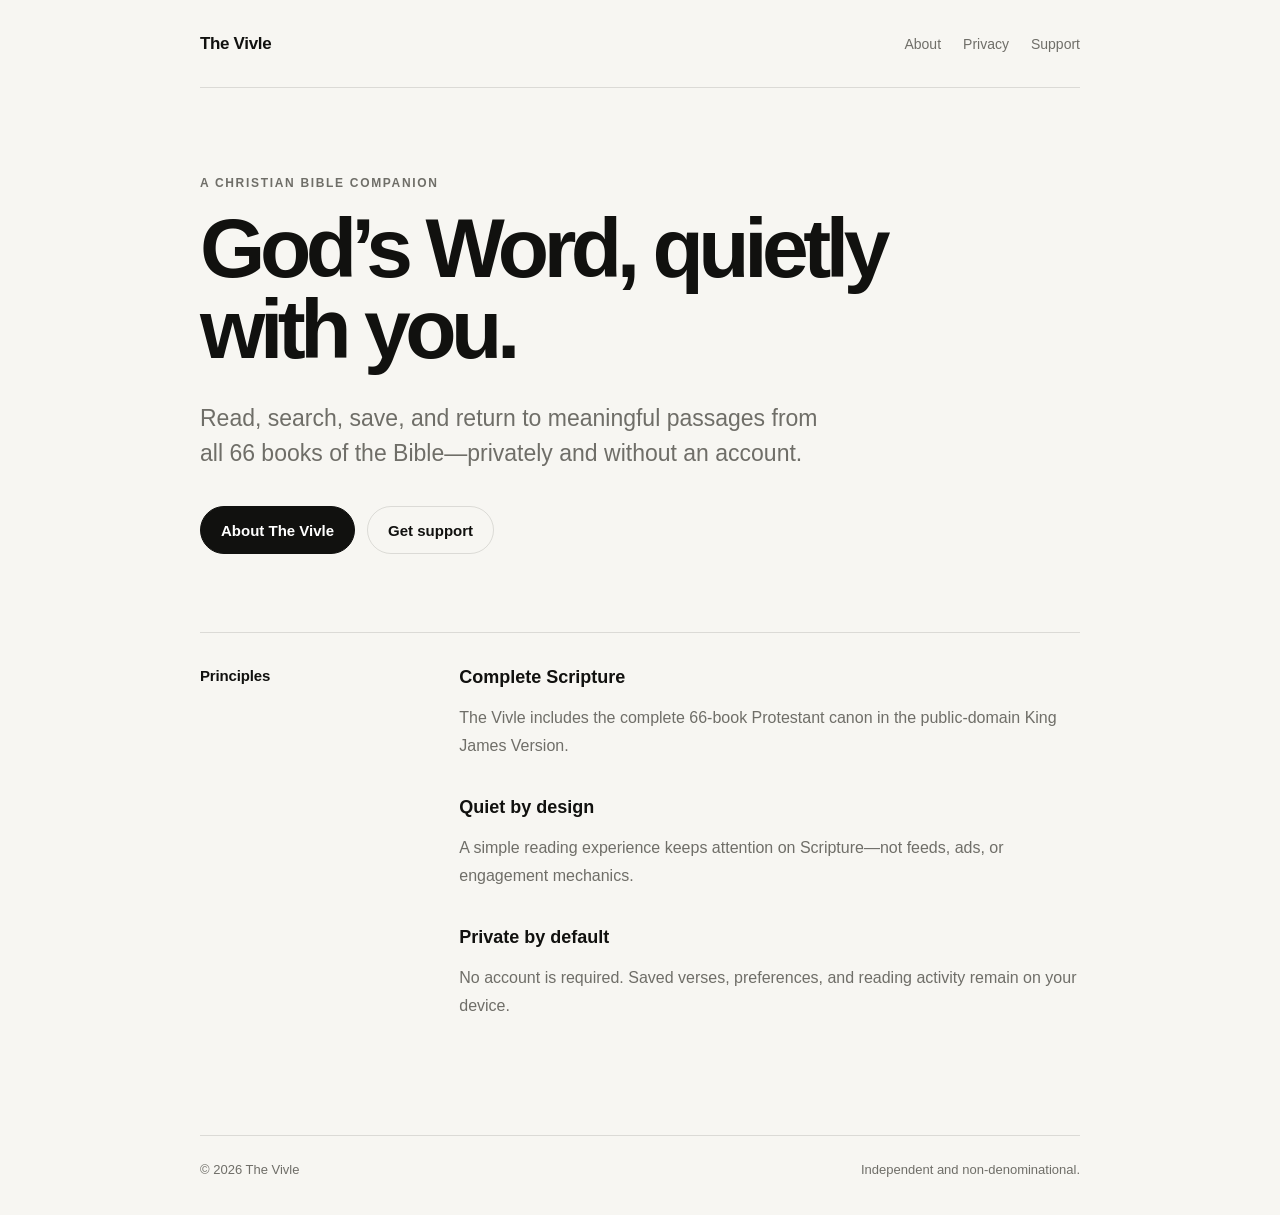
<file: docs/index.html>
<!doctype html>
<html lang="en">
<head>
  <meta charset="utf-8">
  <meta name="viewport" content="width=device-width, initial-scale=1">
  <meta name="description" content="The Vivle is a quiet Christian Bible companion for daily reading and reflection.">
  <title>The Vivle</title>
  <link rel="stylesheet" href="styles.css">
</head>
<body>
  <div class="shell">
    <header>
      <a class="brand" href="index.html">The Vivle</a>
      <nav aria-label="Primary">
        <a href="about.html">About</a>
        <a href="privacy.html">Privacy</a>
        <a href="support.html">Support</a>
      </nav>
    </header>
    <main>
      <p class="eyebrow">A Christian Bible companion</p>
      <h1>God’s Word, quietly with you.</h1>
      <p class="lead">Read, search, save, and return to meaningful passages from all 66 books of the Bible—privately and without an account.</p>
      <div class="actions">
        <a class="button primary" href="about.html">About The Vivle</a>
        <a class="button" href="support.html">Get support</a>
      </div>
      <section class="content" aria-labelledby="principles-title">
        <h2 id="principles-title">Principles</h2>
        <div class="prose">
          <h3>Complete Scripture</h3>
          <p>The Vivle includes the complete 66-book Protestant canon in the public-domain King James Version.</p>
          <h3>Quiet by design</h3>
          <p>A simple reading experience keeps attention on Scripture—not feeds, ads, or engagement mechanics.</p>
          <h3>Private by default</h3>
          <p>No account is required. Saved verses, preferences, and reading activity remain on your device.</p>
        </div>
      </section>
    </main>
    <footer>
      <span>© 2026 The Vivle</span>
      <span>Independent and non-denominational.</span>
    </footer>
  </div>
</body>
</html>
</file>
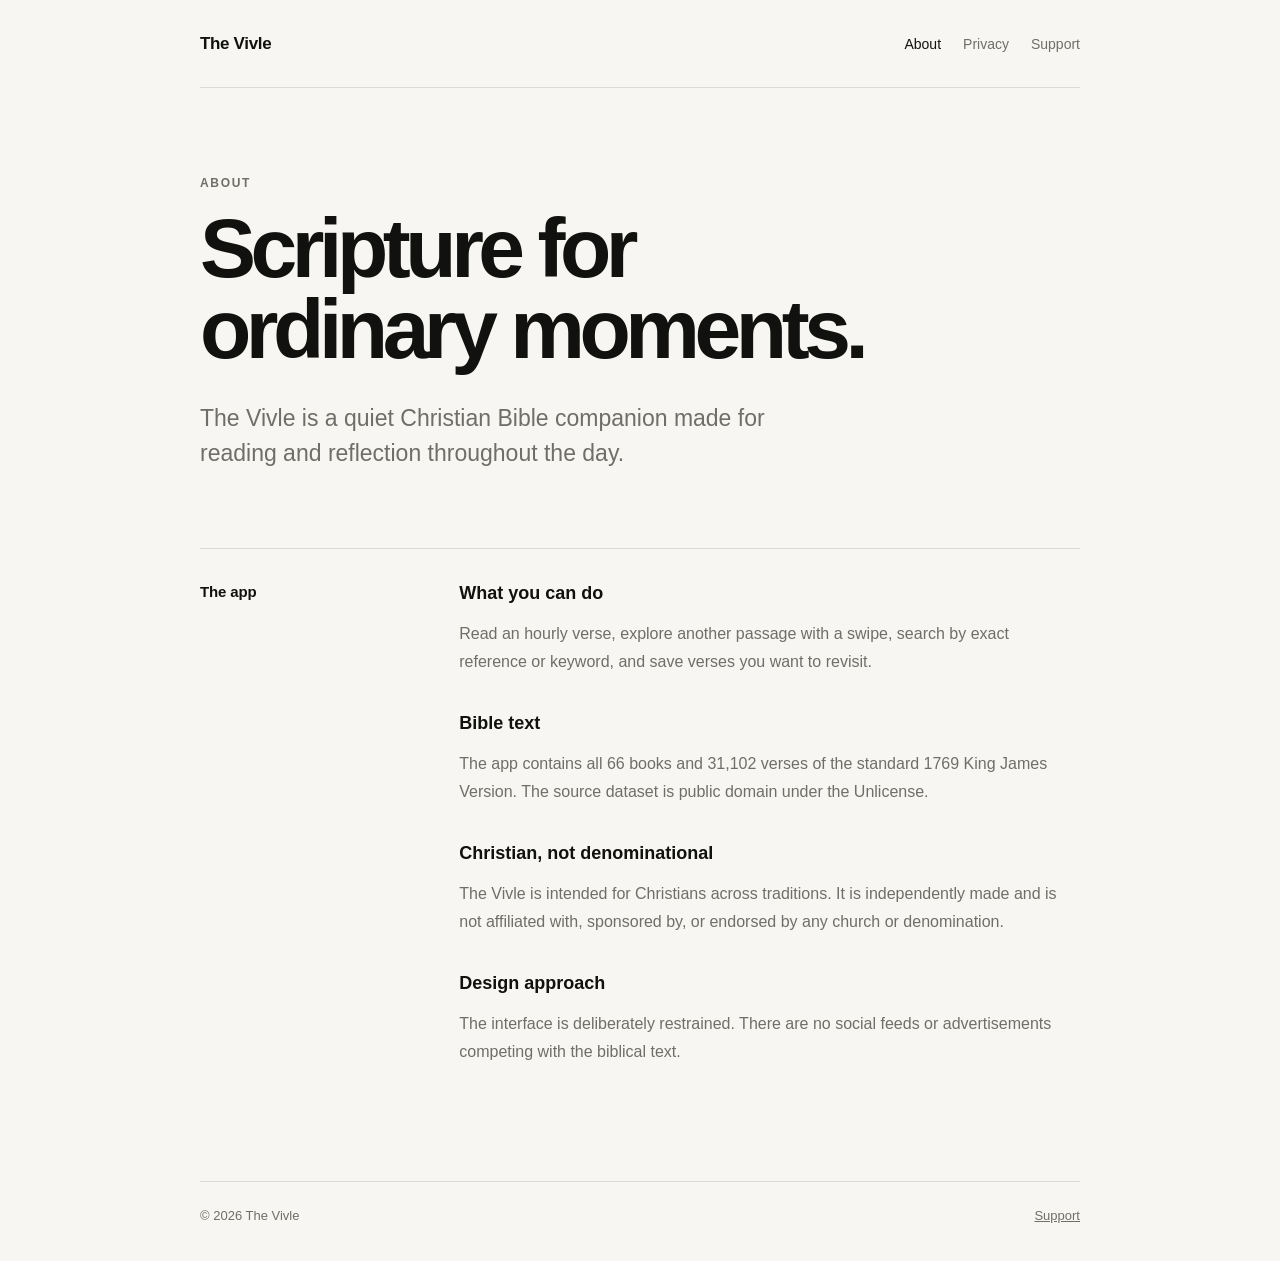
<file: docs/about.html>
<!doctype html>
<html lang="en">
<head>
  <meta charset="utf-8">
  <meta name="viewport" content="width=device-width, initial-scale=1">
  <meta name="description" content="About The Vivle Christian Bible app.">
  <title>About — The Vivle</title>
  <link rel="stylesheet" href="styles.css">
</head>
<body>
  <div class="shell">
    <header>
      <a class="brand" href="index.html">The Vivle</a>
      <nav aria-label="Primary">
        <a href="about.html" aria-current="page">About</a>
        <a href="privacy.html">Privacy</a>
        <a href="support.html">Support</a>
      </nav>
    </header>
    <main>
      <p class="eyebrow">About</p>
      <h1>Scripture for ordinary moments.</h1>
      <p class="lead">The Vivle is a quiet Christian Bible companion made for reading and reflection throughout the day.</p>
      <section class="content" aria-labelledby="about-title">
        <h2 id="about-title">The app</h2>
        <div class="prose">
          <h3>What you can do</h3>
          <p>Read an hourly verse, explore another passage with a swipe, search by exact reference or keyword, and save verses you want to revisit.</p>
          <h3>Bible text</h3>
          <p>The app contains all 66 books and 31,102 verses of the standard 1769 King James Version. The source dataset is public domain under the Unlicense.</p>
          <h3>Christian, not denominational</h3>
          <p>The Vivle is intended for Christians across traditions. It is independently made and is not affiliated with, sponsored by, or endorsed by any church or denomination.</p>
          <h3>Design approach</h3>
          <p>The interface is deliberately restrained. There are no social feeds or advertisements competing with the biblical text.</p>
        </div>
      </section>
    </main>
    <footer>
      <span>© 2026 The Vivle</span>
      <a href="support.html">Support</a>
    </footer>
  </div>
</body>
</html>
</file>
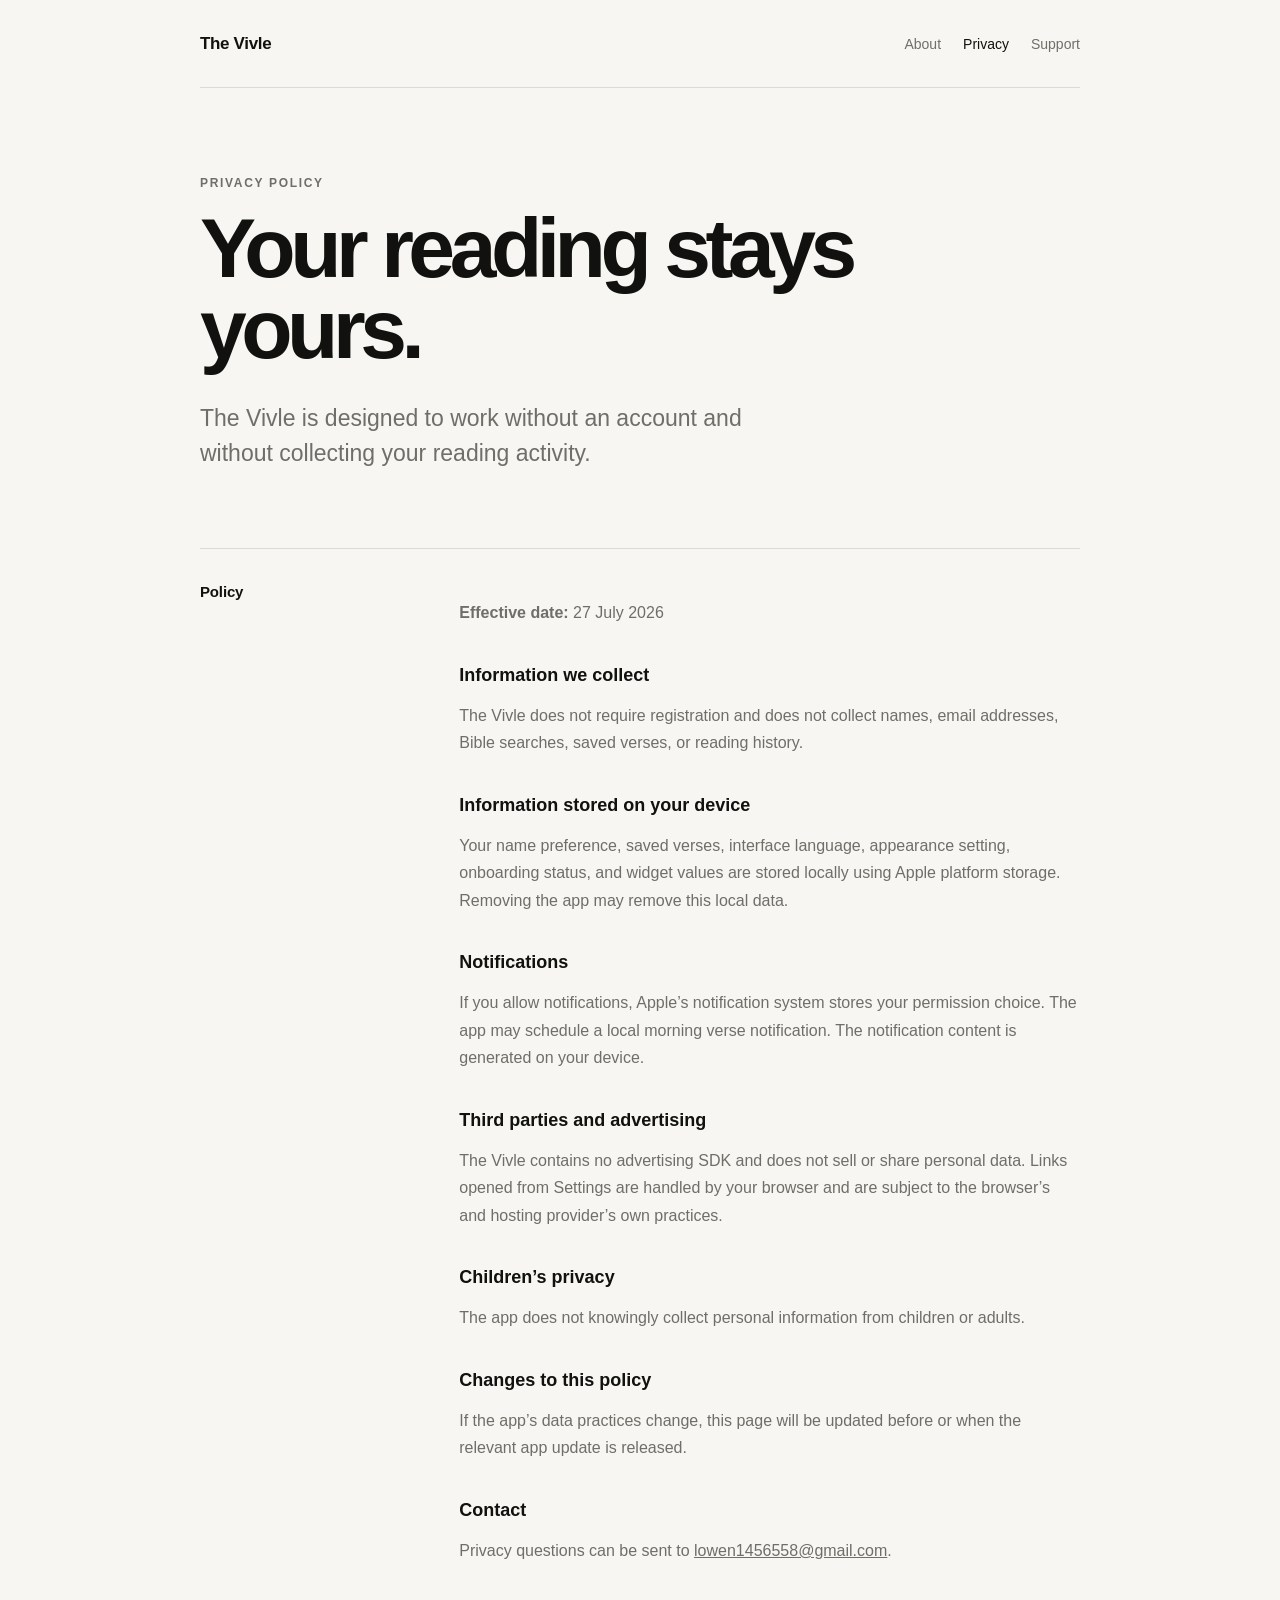
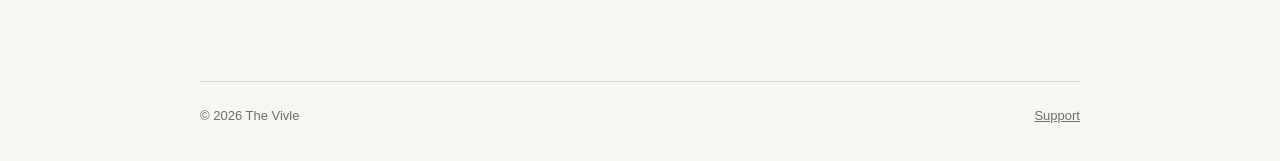
<file: docs/privacy.html>
<!doctype html>
<html lang="en">
<head>
  <meta charset="utf-8">
  <meta name="viewport" content="width=device-width, initial-scale=1">
  <meta name="description" content="Privacy policy for The Vivle.">
  <title>Privacy — The Vivle</title>
  <link rel="stylesheet" href="styles.css">
</head>
<body>
  <div class="shell">
    <header>
      <a class="brand" href="index.html">The Vivle</a>
      <nav aria-label="Primary">
        <a href="about.html">About</a>
        <a href="privacy.html" aria-current="page">Privacy</a>
        <a href="support.html">Support</a>
      </nav>
    </header>
    <main>
      <p class="eyebrow">Privacy policy</p>
      <h1>Your reading stays yours.</h1>
      <p class="lead">The Vivle is designed to work without an account and without collecting your reading activity.</p>
      <section class="content" aria-labelledby="privacy-title">
        <h2 id="privacy-title">Policy</h2>
        <div class="prose">
          <p><strong>Effective date:</strong> 27 July 2026</p>
          <h3>Information we collect</h3>
          <p>The Vivle does not require registration and does not collect names, email addresses, Bible searches, saved verses, or reading history.</p>
          <h3>Information stored on your device</h3>
          <p>Your name preference, saved verses, interface language, appearance setting, onboarding status, and widget values are stored locally using Apple platform storage. Removing the app may remove this local data.</p>
          <h3>Notifications</h3>
          <p>If you allow notifications, Apple’s notification system stores your permission choice. The app may schedule a local morning verse notification. The notification content is generated on your device.</p>
          <h3>Third parties and advertising</h3>
          <p>The Vivle contains no advertising SDK and does not sell or share personal data. Links opened from Settings are handled by your browser and are subject to the browser’s and hosting provider’s own practices.</p>
          <h3>Children’s privacy</h3>
          <p>The app does not knowingly collect personal information from children or adults.</p>
          <h3>Changes to this policy</h3>
          <p>If the app’s data practices change, this page will be updated before or when the relevant app update is released.</p>
          <h3>Contact</h3>
          <p>Privacy questions can be sent to <a href="mailto:lowen1456558@gmail.com">lowen1456558@gmail.com</a>.</p>
        </div>
      </section>
    </main>
    <footer>
      <span>© 2026 The Vivle</span>
      <a href="support.html">Support</a>
    </footer>
  </div>
</body>
</html>
</file>
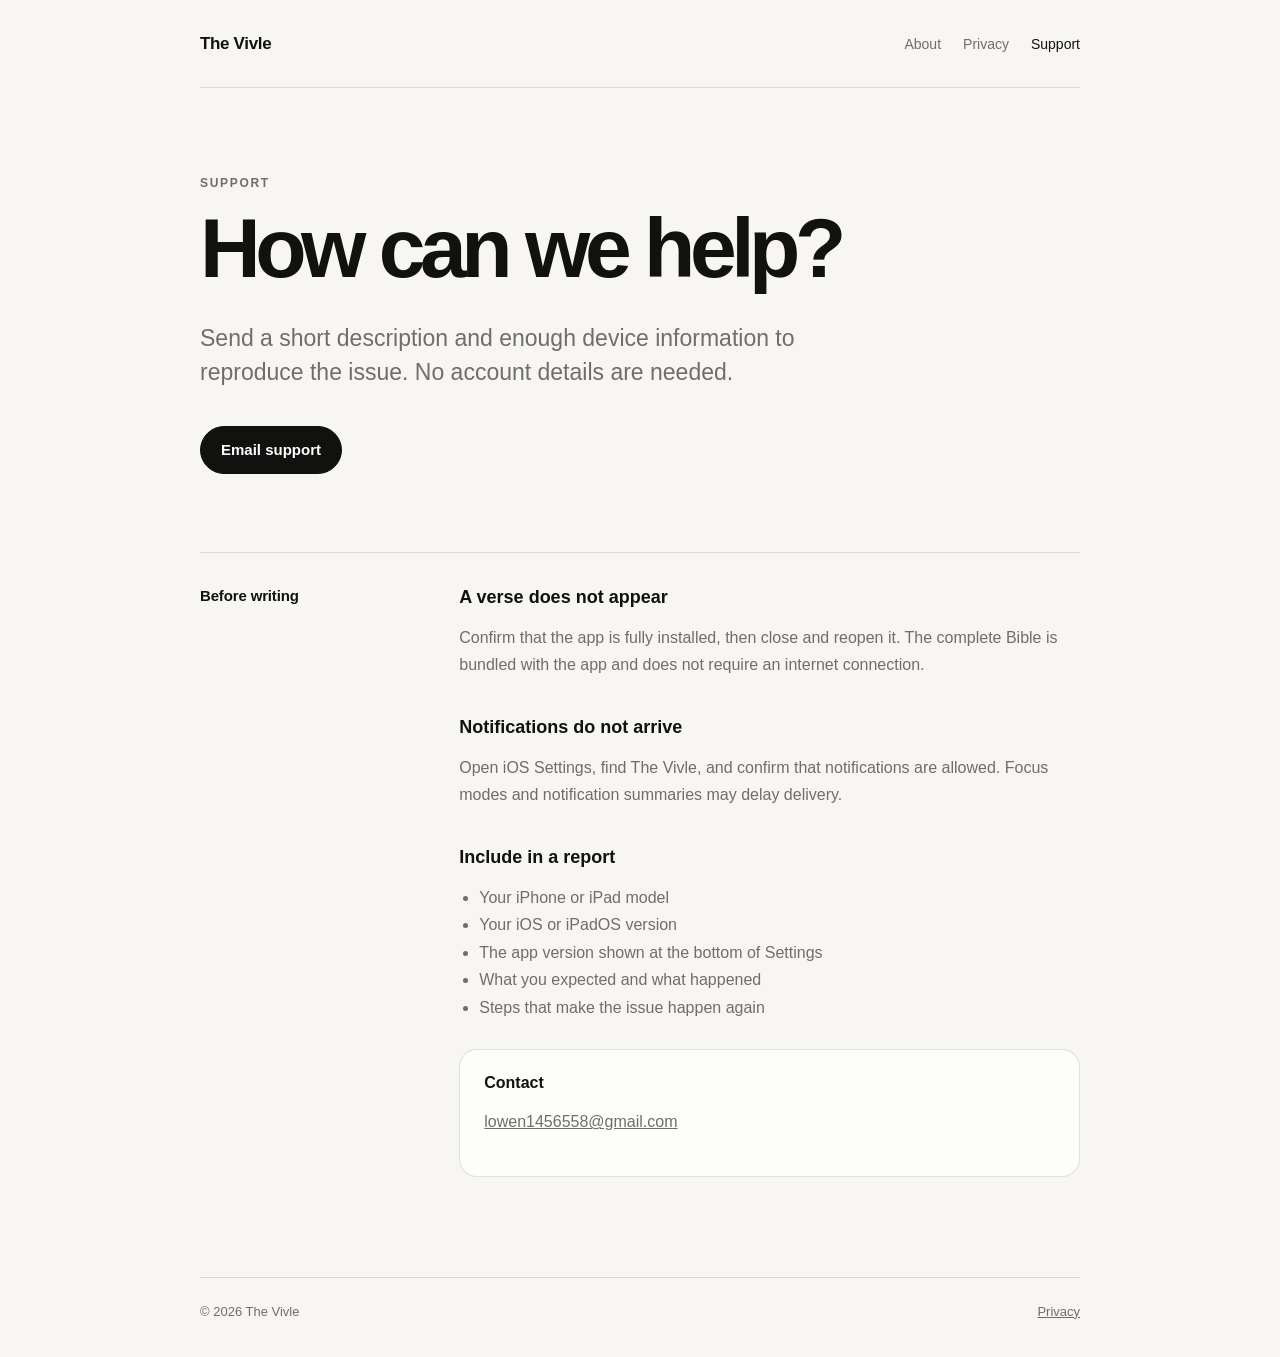
<file: docs/support.html>
<!doctype html>
<html lang="en">
<head>
  <meta charset="utf-8">
  <meta name="viewport" content="width=device-width, initial-scale=1">
  <meta name="description" content="Support for The Vivle Christian Bible app.">
  <title>Support — The Vivle</title>
  <link rel="stylesheet" href="styles.css">
</head>
<body>
  <div class="shell">
    <header>
      <a class="brand" href="index.html">The Vivle</a>
      <nav aria-label="Primary">
        <a href="about.html">About</a>
        <a href="privacy.html">Privacy</a>
        <a href="support.html" aria-current="page">Support</a>
      </nav>
    </header>
    <main>
      <p class="eyebrow">Support</p>
      <h1>How can we help?</h1>
      <p class="lead">Send a short description and enough device information to reproduce the issue. No account details are needed.</p>
      <div class="actions">
        <a class="button primary" href="mailto:lowen1456558@gmail.com?subject=The%20Vivle%20Support">Email support</a>
      </div>
      <section class="content" aria-labelledby="support-title">
        <h2 id="support-title">Before writing</h2>
        <div class="prose">
          <h3>A verse does not appear</h3>
          <p>Confirm that the app is fully installed, then close and reopen it. The complete Bible is bundled with the app and does not require an internet connection.</p>
          <h3>Notifications do not arrive</h3>
          <p>Open iOS Settings, find The Vivle, and confirm that notifications are allowed. Focus modes and notification summaries may delay delivery.</p>
          <h3>Include in a report</h3>
          <ul>
            <li>Your iPhone or iPad model</li>
            <li>Your iOS or iPadOS version</li>
            <li>The app version shown at the bottom of Settings</li>
            <li>What you expected and what happened</li>
            <li>Steps that make the issue happen again</li>
          </ul>
          <div class="card">
            <strong>Contact</strong>
            <p><a href="mailto:lowen1456558@gmail.com">lowen1456558@gmail.com</a></p>
          </div>
        </div>
      </section>
    </main>
    <footer>
      <span>© 2026 The Vivle</span>
      <a href="privacy.html">Privacy</a>
    </footer>
  </div>
</body>
</html>
</file>
<file: docs/styles.css>
:root {
  color-scheme: light dark;
  --background: #f7f6f2;
  --surface: rgba(255, 255, 255, 0.72);
  --text: #11110f;
  --muted: #6f6e68;
  --line: rgba(17, 17, 15, 0.12);
  --accent: #11110f;
  --accent-text: #ffffff;
}

@media (prefers-color-scheme: dark) {
  :root {
    --background: #11110f;
    --surface: rgba(255, 255, 255, 0.055);
    --text: #f4f3ee;
    --muted: #aaa9a2;
    --line: rgba(255, 255, 255, 0.12);
    --accent: #f4f3ee;
    --accent-text: #11110f;
  }
}

* {
  box-sizing: border-box;
}

html {
  font-family: Helvetica, Arial, sans-serif;
  background: var(--background);
  color: var(--text);
  -webkit-font-smoothing: antialiased;
}

body {
  margin: 0;
  min-height: 100vh;
}

a {
  color: inherit;
}

.shell {
  width: min(100% - 40px, 880px);
  margin: 0 auto;
}

header {
  display: flex;
  align-items: center;
  justify-content: space-between;
  min-height: 88px;
  border-bottom: 1px solid var(--line);
}

.brand {
  font-size: 17px;
  font-weight: 700;
  letter-spacing: -0.02em;
  text-decoration: none;
}

nav {
  display: flex;
  gap: 22px;
}

nav a {
  color: var(--muted);
  font-size: 14px;
  text-decoration: none;
}

nav a:hover,
nav a[aria-current="page"] {
  color: var(--text);
}

main {
  padding: 88px 0 100px;
}

.eyebrow {
  margin: 0 0 18px;
  color: var(--muted);
  font-size: 12px;
  font-weight: 700;
  letter-spacing: 0.14em;
  text-transform: uppercase;
}

h1 {
  max-width: 720px;
  margin: 0;
  font-size: clamp(44px, 9vw, 84px);
  font-weight: 600;
  letter-spacing: -0.065em;
  line-height: 0.96;
}

.lead {
  max-width: 620px;
  margin: 32px 0 0;
  color: var(--muted);
  font-size: clamp(18px, 2.5vw, 23px);
  line-height: 1.5;
}

.actions {
  display: flex;
  flex-wrap: wrap;
  gap: 12px;
  margin-top: 36px;
}

.button {
  display: inline-flex;
  align-items: center;
  min-height: 48px;
  padding: 0 20px;
  border: 1px solid var(--line);
  border-radius: 999px;
  font-size: 15px;
  font-weight: 600;
  text-decoration: none;
}

.button.primary {
  border-color: var(--accent);
  background: var(--accent);
  color: var(--accent-text);
}

.content {
  display: grid;
  grid-template-columns: minmax(150px, 0.7fr) minmax(0, 2fr);
  gap: 42px;
  margin-top: 78px;
  padding-top: 34px;
  border-top: 1px solid var(--line);
}

.content h2 {
  margin: 0;
  font-size: 15px;
  letter-spacing: -0.01em;
}

.prose {
  max-width: 650px;
}

.prose h3 {
  margin: 38px 0 10px;
  font-size: 18px;
}

.prose h3:first-child {
  margin-top: 0;
}

.prose p,
.prose li {
  color: var(--muted);
  font-size: 16px;
  line-height: 1.72;
}

.prose ul {
  padding-left: 20px;
}

.card {
  margin-top: 28px;
  padding: 24px;
  border: 1px solid var(--line);
  border-radius: 18px;
  background: var(--surface);
}

footer {
  display: flex;
  justify-content: space-between;
  gap: 20px;
  padding: 26px 0 38px;
  border-top: 1px solid var(--line);
  color: var(--muted);
  font-size: 13px;
}

@media (max-width: 640px) {
  .shell {
    width: min(100% - 28px, 880px);
  }

  header {
    align-items: flex-start;
    flex-direction: column;
    justify-content: center;
    gap: 14px;
    padding: 18px 0;
  }

  nav {
    width: 100%;
    justify-content: space-between;
    gap: 10px;
  }

  main {
    padding-top: 62px;
  }

  .content {
    grid-template-columns: 1fr;
    gap: 20px;
    margin-top: 58px;
  }

  footer {
    flex-direction: column;
  }
}
</file>
